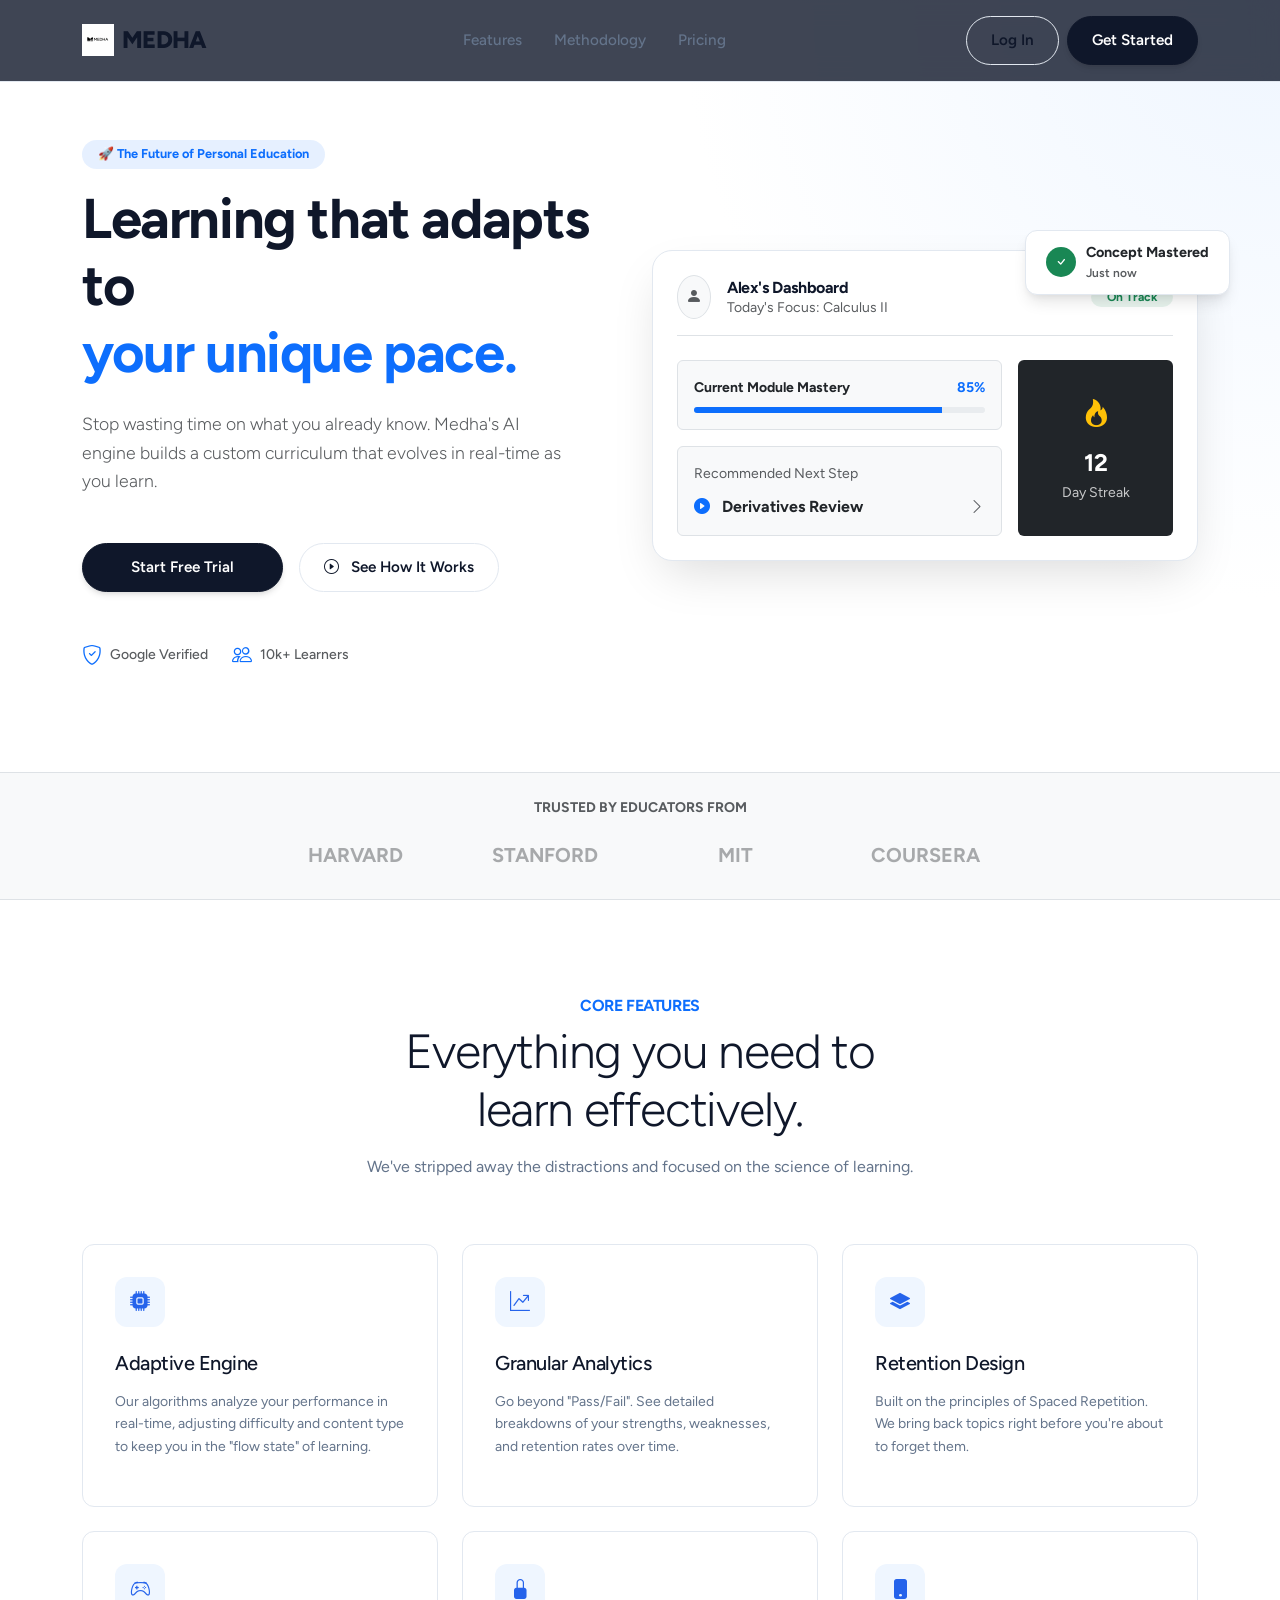
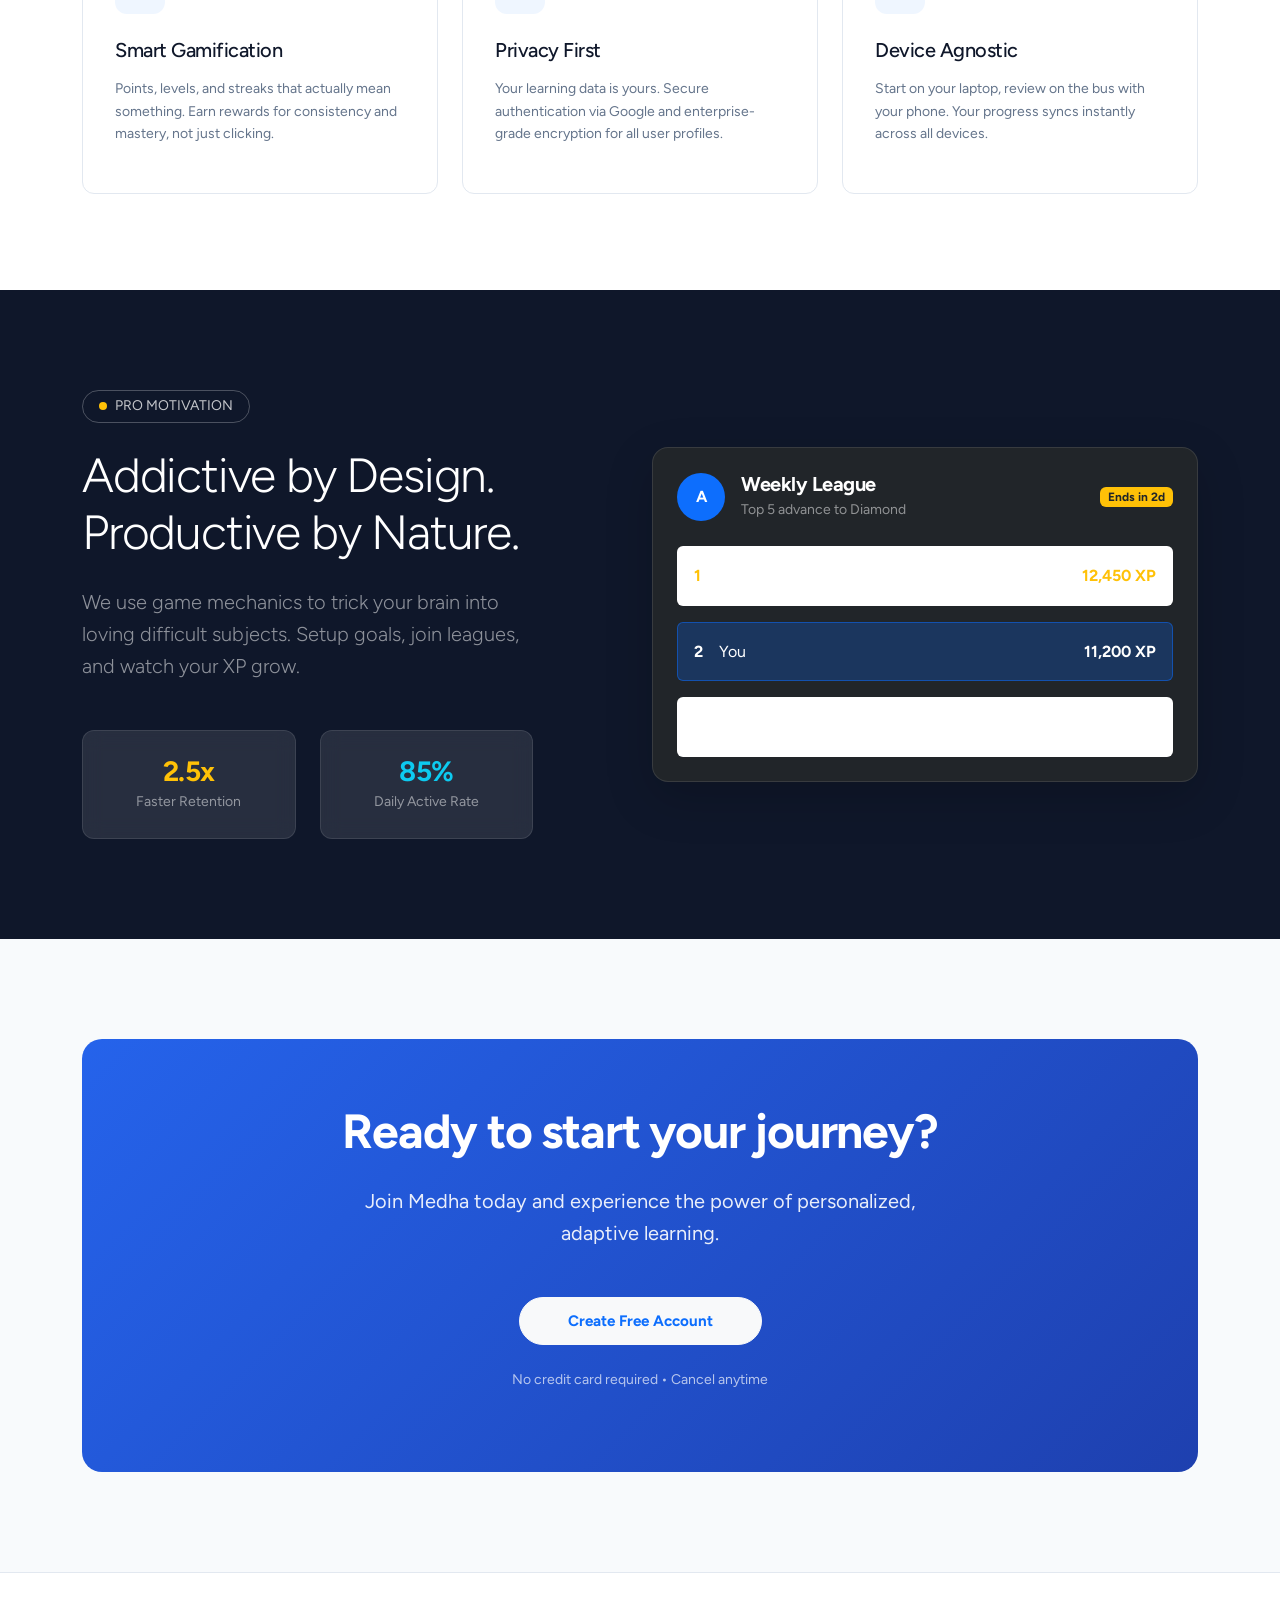
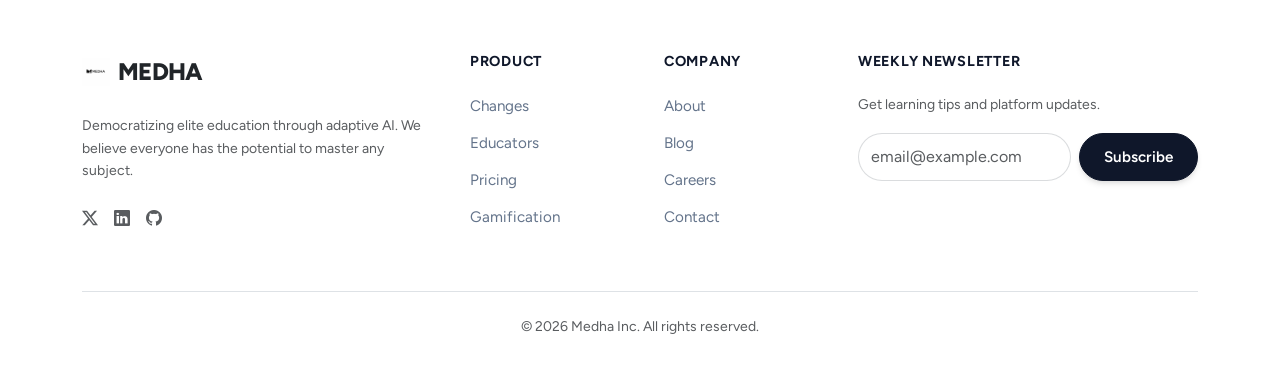
<file: Medha/index.html>
<!DOCTYPE html>
<html lang="en">

<head>
    <meta charset="UTF-8">
    <meta name="viewport" content="width=device-width, initial-scale=1.0">
    <title>Medha | Adaptive Learning Platform</title>
    <!-- Google Fonts: Figtree -->
    <link rel="preconnect" href="https://fonts.googleapis.com">
    <link rel="preconnect" href="https://fonts.gstatic.com" crossorigin>
    <link href="https://fonts.googleapis.com/css2?family=Figtree:wght@300;400;500;600;700;800&display=swap"
        rel="stylesheet">
    <!-- Bootstrap 5 CSS -->
    <link href="https://cdn.jsdelivr.net/npm/bootstrap@5.3.0/dist/css/bootstrap.min.css" rel="stylesheet">
    <!-- Bootstrap Icons -->
    <link rel="stylesheet" href="https://cdn.jsdelivr.net/npm/bootstrap-icons@1.11.0/font/bootstrap-icons.css">
    <!-- Custom CSS -->
    <link rel="stylesheet" href="css/style.css">
</head>

<body>

    <!-- Navigation -->
    <nav class="navbar navbar-expand-lg fixed-top">
        <div class="container">
            <a class="navbar-brand d-flex align-items-center gap-2" href="#">
                <img src="logo.png" alt="Medha" height="32">
                MEDHA
            </a>
            <button class="navbar-toggler border-0" type="button" data-bs-toggle="collapse" data-bs-target="#navbarNav">
                <span class="navbar-toggler-icon"></span>
            </button>
            <div class="collapse navbar-collapse" id="navbarNav">
                <ul class="navbar-nav mx-auto">
                    <li class="nav-item"><a class="nav-link" href="#features">Features</a></li>
                    <li class="nav-item"><a class="nav-link" href="#methodology">Methodology</a></li>
                    <li class="nav-item"><a class="nav-link" href="#pricing">Pricing</a></li>
                </ul>
                <div class="d-flex gap-2">
                    <a href="login.html" class="btn btn-outline-dark btn-sm px-4">Log In</a>
                    <a href="signup.html" class="btn btn-primary btn-sm px-4">Get Started</a>
                </div>
            </div>
        </div>
    </nav>

    <!-- Hero Section -->
    <section class="hero-section d-flex align-items-center">
        <div class="container">
            <div class="row align-items-center gy-5">
                <div class="col-lg-6 reveal active">
                    <span class="badge bg-primary bg-opacity-10 text-primary mb-3 px-3 py-2 rounded-pill fw-bold"
                        style="font-size: 0.8rem;">
                        🚀 The Future of Personal Education
                    </span>
                    <h1 class="display-4 fw-bold mb-4">
                        Learning that adapts to <br>
                        <span class="text-primary">your unique pace.</span>
                    </h1>
                    <p class="lead text-muted mb-5" style="font-size: 1.1rem; max-width: 90%;">
                        Stop wasting time on what you already know. Medha's AI engine builds a custom curriculum that
                        evolves in real-time as you learn.
                    </p>
                    <div class="d-flex flex-wrap gap-3">
                        <a href="signup.html" class="btn btn-primary btn-lg px-5">Start Free Trial</a>
                        <a href="#demo" class="btn btn-outline-dark btn-lg px-4"><i class="bi bi-play-circle me-2"></i>
                            See How It Works</a>
                    </div>

                    <div class="mt-5 d-flex align-items-center gap-4 text-muted small fw-medium">
                        <div class="d-flex align-items-center gap-2">
                            <i class="bi bi-shield-check text-primary fs-5"></i>
                            <span>Google Verified</span>
                        </div>
                        <div class="d-flex align-items-center gap-2">
                            <i class="bi bi-people text-primary fs-5"></i>
                            <span>10k+ Learners</span>
                        </div>
                    </div>
                </div>

                <div class="col-lg-6 position-relative reveal">
                    <!-- Dashboard Mockup -->
                    <div class="dashboard-preview">
                        <!-- Header Mock -->
                        <div class="d-flex justify-content-between align-items-center mb-4 border-bottom pb-3">
                            <div class="d-flex align-items-center gap-3">
                                <div class="bg-light rounded-circle p-2 border">
                                    <i class="bi bi-person-fill text-muted"></i>
                                </div>
                                <div style="line-height:1.2;">
                                    <h6 class="mb-0 fw-bold">Alex's Dashboard</h6>
                                    <small class="text-muted">Today's Focus: Calculus II</small>
                                </div>
                            </div>
                            <span class="badge bg-success bg-opacity-10 text-success rounded-pill px-3">On Track</span>
                        </div>

                        <!-- Content Mock -->
                        <div class="row g-3">
                            <div class="col-8">
                                <div class="p-3 bg-light rounded border mb-3">
                                    <div class="d-flex justify-content-between mb-2">
                                        <small class="fw-bold text-dark">Current Module Mastery</small>
                                        <small class="fw-bold text-primary">85%</small>
                                    </div>
                                    <div class="progress" style="height: 6px;">
                                        <div class="progress-bar bg-primary" role="progressbar" style="width: 85%">
                                        </div>
                                    </div>
                                </div>
                                <div class="p-3 bg-light rounded border">
                                    <small class="text-muted d-block mb-2">Recommended Next Step</small>
                                    <div class="d-flex align-items-center justify-content-between">
                                        <span class="fw-bold text-dark"><i
                                                class="bi bi-play-circle-fill text-primary me-2"></i> Derivatives
                                            Review</span>
                                        <i class="bi bi-chevron-right text-muted"></i>
                                    </div>
                                </div>
                            </div>
                            <div class="col-4">
                                <div
                                    class="h-100 p-3 bg-dark text-white rounded d-flex flex-column justify-content-center align-items-center text-center">
                                    <i class="bi bi-fire fs-3 text-warning mb-2"></i>
                                    <div class="fs-4 fw-bold">12</div>
                                    <small class="opacity-75">Day Streak</small>
                                </div>
                            </div>
                        </div>
                    </div>

                    <!-- Floating Badges -->
                    <div class="floating-badge badge-1 animate-float">
                        <div class="rounded-circle bg-success text-white d-flex align-items-center justify-content-center"
                            style="width: 30px; height: 30px;">
                            <i class="bi bi-check"></i>
                        </div>
                        <div>
                            <div class="fw-bold text-dark">Concept Mastered</div>
                            <div class="text-muted" style="font-size: 0.75rem;">Just now</div>
                        </div>
                    </div>
                </div>
            </div>
        </div>
    </section>

    <!-- Logo Cloud (Social Proof) -->
    <section class="py-4 border-bottom border-top bg-light">
        <div class="container">
            <p class="text-center text-muted small fw-bold mb-4 text-uppercase tracking-wide">Trusted by educators from
            </p>
            <div class="row justify-content-center align-items-center opacity-50 grayscale-hover">
                <div class="col-4 col-md-2 text-center h5 fw-bold text-muted">HARVARD</div>
                <div class="col-4 col-md-2 text-center h5 fw-bold text-muted">STANFORD</div>
                <div class="col-4 col-md-2 text-center h5 fw-bold text-muted">MIT</div>
                <div class="col-4 col-md-2 text-center h5 fw-bold text-muted">COURSERA</div>
            </div>
        </div>
    </section>

    <!-- Features Grid -->
    <section id="features" class="py-5 bg-white">
        <div class="container py-5">
            <div class="text-center section-header reveal">
                <h6 class="text-primary fw-bold text-uppercase mb-2">Core Features</h6>
                <h2 class="display-5 mb-3">Everything you need to <br>learn effectively.</h2>
                <p class="mx-auto" style="max-width: 600px;">
                    We've stripped away the distractions and focused on the science of learning.
                </p>
            </div>

            <div class="row g-4">
                <!-- Feature 1 -->
                <div class="col-md-6 col-lg-4 reveal">
                    <div class="feature-card">
                        <div class="feature-icon-box">
                            <i class="bi bi-cpu-fill"></i>
                        </div>
                        <h4 class="h5 mb-3">Adaptive Engine</h4>
                        <p class="small">
                            Our algorithms analyze your performance in real-time, adjusting difficulty and content type
                            to keep you in the "flow state" of learning.
                        </p>
                    </div>
                </div>
                <!-- Feature 2 -->
                <div class="col-md-6 col-lg-4 reveal">
                    <div class="feature-card">
                        <div class="feature-icon-box">
                            <i class="bi bi-graph-up-arrow"></i>
                        </div>
                        <h4 class="h5 mb-3">Granular Analytics</h4>
                        <p class="small">
                            Go beyond "Pass/Fail". See detailed breakdowns of your strengths, weaknesses, and retention
                            rates over time.
                        </p>
                    </div>
                </div>
                <!-- Feature 3 -->
                <div class="col-md-6 col-lg-4 reveal">
                    <div class="feature-card">
                        <div class="feature-icon-box">
                            <i class="bi bi-layers-fill"></i>
                        </div>
                        <h4 class="h5 mb-3">Retention Design</h4>
                        <p class="small">
                            Built on the principles of Spaced Repetition. We bring back topics right before you're about
                            to forget them.
                        </p>
                    </div>
                </div>
                <!-- Feature 4 -->
                <div class="col-md-6 col-lg-4 reveal">
                    <div class="feature-card">
                        <div class="feature-icon-box">
                            <i class="bi bi-controller"></i>
                        </div>
                        <h4 class="h5 mb-3">Smart Gamification</h4>
                        <p class="small">
                            Points, levels, and streaks that actually mean something. Earn rewards for consistency and
                            mastery, not just clicking.
                        </p>
                    </div>
                </div>
                <!-- Feature 5 -->
                <div class="col-md-6 col-lg-4 reveal">
                    <div class="feature-card">
                        <div class="feature-icon-box">
                            <i class="bi bi-lock-fill"></i>
                        </div>
                        <h4 class="h5 mb-3">Privacy First</h4>
                        <p class="small">
                            Your learning data is yours. Secure authentication via Google and enterprise-grade
                            encryption for all user profiles.
                        </p>
                    </div>
                </div>
                <!-- Feature 6 -->
                <div class="col-md-6 col-lg-4 reveal">
                    <div class="feature-card">
                        <div class="feature-icon-box">
                            <i class="bi bi-phone-fill"></i>
                        </div>
                        <h4 class="h5 mb-3">Device Agnostic</h4>
                        <p class="small">
                            Start on your laptop, review on the bus with your phone. Your progress syncs instantly
                            across all devices.
                        </p>
                    </div>
                </div>
            </div>
        </div>
    </section>

    <!-- Dark Gamification Section -->
    <section class="gamification-section">
        <div class="container">
            <div class="row align-items-center gy-5">
                <div class="col-lg-5 reveal">
                    <div
                        class="d-inline-flex align-items-center gap-2 px-3 py-1 rounded-pill border border-white border-opacity-25 mb-4 text-white text-opacity-75 small">
                        <span class="bg-warning rounded-circle" style="width: 8px; height: 8px;"></span>
                        PRO MOTIVATION
                    </div>
                    <h2 class="display-5 mb-4">Addictive by Design. <br>Productive by Nature.</h2>
                    <p class="lead mb-5 opacity-75">
                        We use game mechanics to trick your brain into loving difficult subjects. Setup goals, join
                        leagues, and watch your XP grow.
                    </p>

                    <div class="d-flex flex-column gap-4">
                        <div class="d-flex gap-4">
                            <div class="stat-card flex-grow-1 text-center">
                                <h3 class="fw-bold text-warning mb-0">2.5x</h3>
                                <small class="text-white-50">Faster Retention</small>
                            </div>
                            <div class="stat-card flex-grow-1 text-center">
                                <h3 class="fw-bold text-info mb-0">85%</h3>
                                <small class="text-white-50">Daily Active Rate</small>
                            </div>
                        </div>
                    </div>
                </div>
                <div class="col-lg-6 offset-lg-1 reveal">
                    <!-- Visual Representation of Gamification -->
                    <div class="position-relative">
                        <div class="bg-dark p-4 rounded-4 border border-white border-opacity-10 shadow-lg">
                            <div class="d-flex align-items-center justify-content-between mb-4">
                                <div class="d-flex align-items-center gap-3">
                                    <div class="bg-primary rounded-circle d-flex align-items-center justify-content-center text-white fw-bold"
                                        style="width: 48px; height: 48px;">A</div>
                                    <div>
                                        <h5 class="mb-0 text-white">Weekly League</h5>
                                        <small class="text-white-50">Top 5 advance to Diamond</small>
                                    </div>
                                </div>
                                <span class="badge bg-warning text-dark">Ends in 2d</span>
                            </div>

                            <!-- List -->
                            <div class="d-flex flex-column gap-3">
                                <div
                                    class="d-flex align-items-center justify-content-between p-3 rounded bg-white bg-opacity-5 border border-white border-opacity-10">
                                    <div class="d-flex align-items-center gap-3">
                                        <span class="text-warning fw-bold">1</span>
                                        <span class="text-white">Sarah Jenkins</span>
                                    </div>
                                    <span class="text-warning fw-bold">12,450 XP</span>
                                </div>
                                <div
                                    class="d-flex align-items-center justify-content-between p-3 rounded bg-primary bg-opacity-25 border border-primary border-opacity-50">
                                    <div class="d-flex align-items-center gap-3">
                                        <span class="text-white fw-bold">2</span>
                                        <span class="text-white">You</span>
                                    </div>
                                    <span class="text-white fw-bold">11,200 XP</span>
                                </div>
                                <div
                                    class="d-flex align-items-center justify-content-between p-3 rounded bg-white bg-opacity-5 border border-white border-opacity-10">
                                    <div class="d-flex align-items-center gap-3">
                                        <span class="text-white-50 fw-bold">3</span>
                                        <span class="text-white-50">Marcus Chen</span>
                                    </div>
                                    <span class="text-white-50 fw-bold">10,980 XP</span>
                                </div>
                            </div>
                        </div>
                    </div>
                </div>
            </div>
        </div>
    </section>

    <!-- CTA Section -->
    <section class="cta-section">
        <div class="container reveal">
            <div class="cta-box">
                <div class="position-relative z-2">
                    <h2 class="display-5 fw-bold mb-4">Ready to start your journey?</h2>
                    <p class="fs-5 mb-5 opacity-90 mx-auto" style="max-width: 600px;">
                        Join Medha today and experience the power of personalized, adaptive learning.
                    </p>
                    <div class="d-flex justify-content-center gap-3">
                        <a href="signup.html" class="btn btn-light text-primary btn-lg px-5 fw-bold">Create Free
                            Account</a>
                    </div>
                    <p class="mt-4 small opacity-75">No credit card required • Cancel anytime</p>
                </div>
            </div>
        </div>
    </section>

    <!-- Footer -->
    <footer>
        <div class="container">
            <div class="row g-5">
                <div class="col-lg-4">
                    <a class="navbar-brand d-flex align-items-center gap-2 mb-4" href="#">
                        <img src="logo.png" alt="Medha" height="28" style="filter: grayscale(1);">
                        <span class="text-dark">MEDHA</span>
                    </a>
                    <p class="text-muted small mb-4">
                        Democratizing elite education through adaptive AI. We believe everyone has the potential to
                        master any subject.
                    </p>
                    <div class="d-flex gap-3">
                        <a href="#" class="text-muted"><i class="bi bi-twitter-x"></i></a>
                        <a href="#" class="text-muted"><i class="bi bi-linkedin"></i></a>
                        <a href="#" class="text-muted"><i class="bi bi-github"></i></a>
                    </div>
                </div>
                <div class="col-6 col-md-3 col-lg-2">
                    <h6 class="footer-heading">Product</h6>
                    <a href="#" class="footer-link">Changes</a>
                    <a href="#" class="footer-link">Educators</a>
                    <a href="#" class="footer-link">Pricing</a>
                    <a href="#" class="footer-link">Gamification</a>
                </div>
                <div class="col-6 col-md-3 col-lg-2">
                    <h6 class="footer-heading">Company</h6>
                    <a href="#" class="footer-link">About</a>
                    <a href="#" class="footer-link">Blog</a>
                    <a href="#" class="footer-link">Careers</a>
                    <a href="#" class="footer-link">Contact</a>
                </div>
                <div class="col-md-6 col-lg-4">
                    <h6 class="footer-heading">Weekly Newsletter</h6>
                    <p class="text-muted small mb-3">Get learning tips and platform updates.</p>
                    <form class="d-flex gap-2">
                        <input type="email" class="form-control rounded-pill border-secondary border-opacity-25"
                            placeholder="email@example.com">
                        <button class="btn btn-primary rounded-pill px-4">Subscribe</button>
                    </form>
                </div>
            </div>
            <div class="border-top mt-5 pt-4 text-center text-muted small">
                &copy; 2026 Medha Inc. All rights reserved.
            </div>
        </div>
    </footer>

    <!-- Bootstrap JS -->
    <script src="https://cdn.jsdelivr.net/npm/bootstrap@5.3.0/dist/js/bootstrap.bundle.min.js"></script>
    <script src="js/script.js"></script>
</body>

</html>
</file>
<file: Medha/css/style.css>
/* Global Variables & Reset */
:root {
    /* Brand Colors - High-End SaaS Palette */
    --primary-color: #2563eb;
    /* Trust Blue */
    --primary-dark: #1e40af;
    --secondary-color: #0f172a;
    /* Deep Navy */
    --accent-color: #f59e0b;
    /* Sophisticated Amber/Gold */

    /* Backgrounds */
    --bg-body: #ffffff;
    --bg-surface: #f8fafc;
    --bg-highlight: #eff6ff;

    /* Text */
    --text-main: #0f172a;
    --text-muted: #64748b;
    --text-light: #ffffff;

    /* UI Elements */
    --border-color: #e2e8f0;
    --shadow-sm: 0 1px 2px 0 rgba(0, 0, 0, 0.05);
    --shadow-md: 0 4px 6px -1px rgba(0, 0, 0, 0.1), 0 2px 4px -1px rgba(0, 0, 0, 0.06);
    --shadow-lg: 0 10px 15px -3px rgba(0, 0, 0, 0.1), 0 4px 6px -2px rgba(0, 0, 0, 0.05);

    --font-main: 'Figtree', sans-serif;
    --radius-md: 12px;
    --radius-lg: 20px;
}

body {
    font-family: var(--font-main);
    background-color: var(--bg-body);
    color: var(--text-main);
    line-height: 1.6;
    overflow-x: hidden;
}

/* Typography */
h1,
h2,
h3,
h4,
h5,
h6 {
    font-weight: 700;
    letter-spacing: -0.025em;
    /* Tighter tracking for modern feel */
    color: var(--secondary-color);
}

h1 {
    line-height: 1.1;
}

p {
    color: var(--text-muted);
}

.text-gradient {
    background: linear-gradient(135deg, var(--primary-color), var(--primary-dark));
    -webkit-background-clip: text;
    -webkit-text-fill-color: transparent;
}

/* Navbar */
.navbar {
    background: rgba(255, 255, 255, 0.95);
    backdrop-filter: blur(12px);
    border-bottom: 1px solid var(--border-color);
    padding: 1rem 0;
    transition: all 0.3s ease;
}

.navbar-brand {
    font-weight: 800;
    color: var(--secondary-color) !important;
    font-size: 1.5rem;
    letter-spacing: -0.03em;
}

.nav-link {
    color: var(--text-muted) !important;
    font-weight: 500;
    font-size: 0.95rem;
    padding: 0.5rem 1rem !important;
    transition: color 0.2s;
}

.nav-link:hover {
    color: var(--primary-color) !important;
}

/* Buttons */
.btn {
    padding: 0.75rem 1.5rem;
    border-radius: 50px;
    /* Pill shape */
    font-weight: 600;
    font-size: 0.95rem;
    transition: all 0.2s;
}

.btn-primary {
    background-color: var(--secondary-color);
    /* Dark button for high contrast */
    border-color: var(--secondary-color);
    box-shadow: var(--shadow-md);
}

.btn-primary:hover {
    background-color: #000;
    border-color: #000;
    transform: translateY(-1px);
    box-shadow: var(--shadow-lg);
}

.btn-outline-dark {
    color: var(--secondary-color);
    border-color: var(--border-color);
}

.btn-outline-dark:hover {
    background-color: var(--bg-surface);
    border-color: var(--secondary-color);
    color: var(--secondary-color);
}

/* Hero Section */
.hero-section {
    padding: 140px 0 100px;
    background: radial-gradient(circle at top right, var(--bg-highlight) 0%, #fff 40%);
    position: relative;
    overflow: hidden;
}

/* Dashboard Preview (Abstract UI) */
.dashboard-preview {
    background: #fff;
    border-radius: var(--radius-lg);
    box-shadow: 0 20px 50px -12px rgba(0, 0, 0, 0.15);
    border: 1px solid var(--border-color);
    padding: 1.5rem;
    position: relative;
    z-index: 2;
}

.floating-badge {
    position: absolute;
    background: #fff;
    padding: 10px 20px;
    border-radius: 12px;
    box-shadow: var(--shadow-lg);
    border: 1px solid var(--border-color);
    display: flex;
    align-items: center;
    gap: 10px;
    font-weight: 600;
    font-size: 0.9rem;
    z-index: 3;
}

.badge-1 {
    top: -20px;
    right: -20px;
}

.badge-2 {
    bottom: -20px;
    left: -20px;
}

/* Features */
.section-header {
    margin-bottom: 4rem;
}

.feature-card {
    background: #fff;
    border: 1px solid var(--border-color);
    border-radius: var(--radius-md);
    padding: 2rem;
    height: 100%;
    transition: all 0.3s ease;
}

.feature-card:hover {
    border-color: var(--primary-color);
    box-shadow: var(--shadow-lg);
    transform: translateY(-4px);
}

.feature-icon-box {
    width: 50px;
    height: 50px;
    background: var(--bg-highlight);
    color: var(--primary-color);
    display: flex;
    align-items: center;
    justify-content: center;
    border-radius: 12px;
    font-size: 1.25rem;
    margin-bottom: 1.5rem;
}

/* Gamification Section */
.gamification-section {
    background-color: var(--secondary-color);
    /* Dark section for contrast */
    color: white;
    padding: 100px 0;
    position: relative;
}

.gamification-section h2 {
    color: white;
}

.gamification-section p {
    color: rgba(255, 255, 255, 0.7);
}

.stat-card {
    background: rgba(255, 255, 255, 0.1);
    backdrop-filter: blur(10px);
    border: 1px solid rgba(255, 255, 255, 0.1);
    border-radius: var(--radius-md);
    padding: 1.5rem;
}

/* How It Works */
.step-number {
    font-size: 4rem;
    font-weight: 800;
    color: var(--bg-highlight);
    line-height: 1;
    margin-bottom: 1rem;
    position: relative;
}

.step-number span {
    position: absolute;
    top: 50%;
    left: 50%;
    transform: translate(-50%, -50%);
    font-size: 1.5rem;
    color: var(--primary-color);
}

/* CTA */
.cta-section {
    background: var(--bg-surface);
    padding: 100px 0;
}

.cta-box {
    background: linear-gradient(135deg, var(--primary-color), var(--primary-dark));
    border-radius: var(--radius-lg);
    padding: 4rem 2rem;
    color: white;
    text-align: center;
    position: relative;
    overflow: hidden;
}

.cta-box h2 {
    color: white;
}

.cta-box p {
    color: rgba(255, 255, 255, 0.9);
}

/* Footer */
footer {
    background: #fff;
    border-top: 1px solid var(--border-color);
    padding: 80px 0 30px;
}

.footer-heading {
    font-weight: 700;
    font-size: 0.9rem;
    text-transform: uppercase;
    letter-spacing: 0.05em;
    margin-bottom: 1.5rem;
    color: var(--secondary-color);
}

.footer-link {
    display: block;
    color: var(--text-muted);
    text-decoration: none;
    margin-bottom: 0.8rem;
    font-size: 0.95rem;
    transition: color 0.2s;
}

.footer-link:hover {
    color: var(--primary-color);
}

/* Utilities */
.reveal {
    opacity: 0;
    transform: translateY(20px);
    transition: all 0.6s cubic-bezier(0.165, 0.84, 0.44, 1);
}

.reveal.active {
    opacity: 1;
    transform: translateY(0);
}
</file>
